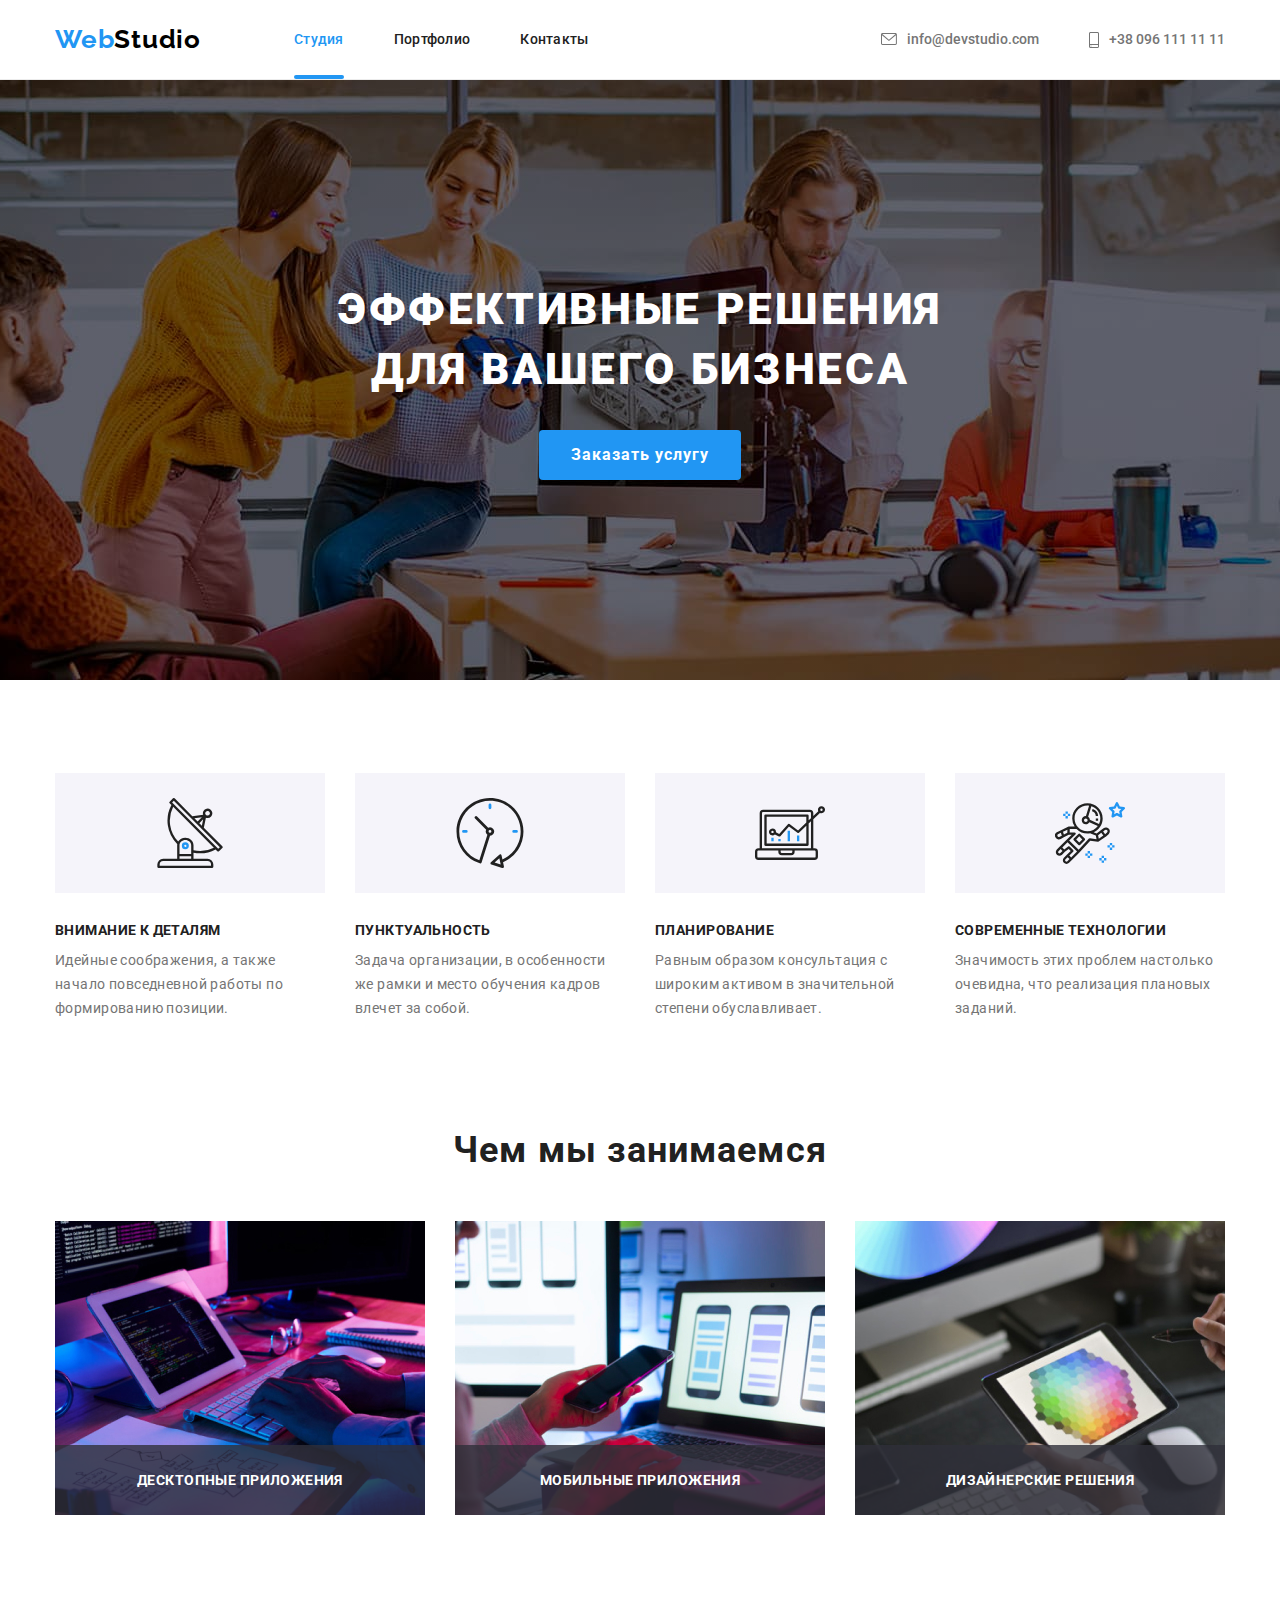
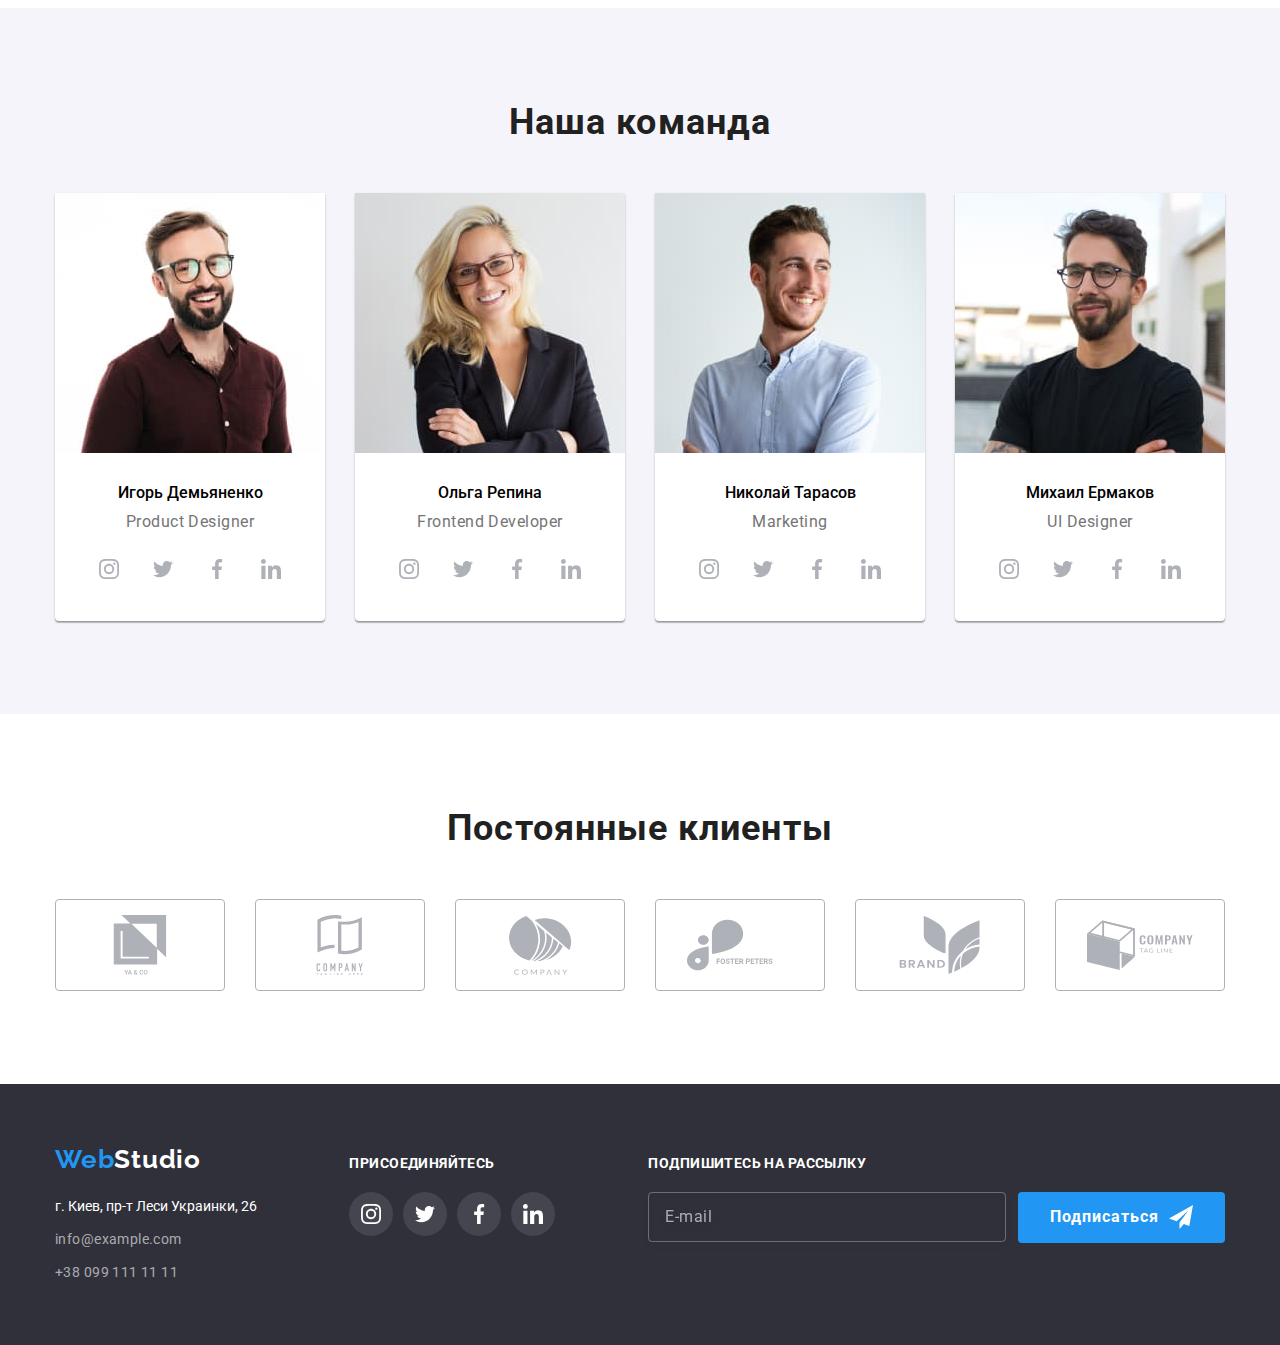
<file: index.html>
<!DOCTYPE html>
<html lang="ru">

<head>
	<meta charset="UTF-8" />
	<meta name="viewport" content="width=device-width, initial-scale=1.0" />
	<title>Главная</title>
	<link rel="stylesheet"
		href="https://cdnjs.cloudflare.com/ajax/libs/modern-normalize/1.1.0/modern-normalize.min.css" />
	<link rel="preconnect" href="https://fonts.googleapis.com" />
	<link rel="preconnect" href="https://fonts.gstatic.com" crossorigin />
	<link
		href="https://fonts.googleapis.com/css2?family=Raleway:wght@400;500;700&family=Roboto:wght@400;500;700;900&display=swap"
		rel="stylesheet" />
	<link rel="stylesheet" href="./css/main.min.css" />
	<header class="header">
		<div class="container header__container">
			<nav class="header__nav">
				<a href="./index.html" class="logo header__logo">Web<span class="logo logo--color">Studio</span>
				</a>

				<button type="button" class="menu-button" aria-expanded="false" data-menu-button>
					<svg width="40" height="40" aria-label="Переключатель мобильного меню">
						<use class="icon-menu" href="./img/icons/symbol-defs.svg#icon-menu"></use>
						<use class="icon-close" href="./img/icons/symbol-defs.svg#icon-close"></use>
					</svg>
				</button>
				<div class="menu-container" data-menu>

					<ul class="site-nav">
						<li class="site-nav__item"><a href="./index.html"
								class="site-nav__link site-nav__link--active">Студия</a></li>
						<li class="site-nav__item"><a href="./portfolio.html" class="site-nav__link">Портфолио</a>
						</li>
						<li class="site-nav__item"><a href="" class="site-nav__link">Контакты</a></li>
					</ul>
					<ul class="contact-mob">
						<li class="contact-mob__item"><a href="tel:+380961111111" class="contact-mob__link ">
								+38 096 111 11 11</a></li>
						<li class="contact-mob__item">
							<a href="mailto:info@devstudio.com" class="contact-mob__link contact-mob__link--style">
								info@devstudio.com</a>
						</li>
					</ul>
					<ul class="social-mob">
						<li class="social-mob__item"><a href="" class="social-mob__link">Instagram</a></li>
						<li class="social-mob__item"><a href="" class="social-mob__link">Twitter</a></li>
						<li class="social-mob__item"><a href="" class="social-mob__link">Facebook</a></li>
						<li class="social-mob__item"><a href="" class="social-mob__link">LinkedIn</a></li>
					</ul>

				</div>
			</nav>
			<ul class="contact">
				<li class="contact__item">
					<a href="mailto:info@devstudio.com" class="contact__link">
						<svg class="contact__icon">
							<use href="./img/icons/symbol-defs.svg#icon-email"></use>
						</svg>
						info@devstudio.com</a>
				</li>

				<li class="contact__item"><a href="tel:+380961111111" class="contact__link">
						<svg class="contact__icon contact__icon--size">
							<use href="./img/icons/symbol-defs.svg#icon-phone"></use>
						</svg>
						+38 096 111 11 11</a></li>
			</ul>
		</div>
	</header>

	<main>
		<!-- Герой -->
		<section class="hero">
			<div class="container">
				<h1 class="hero__heading">ЭФФЕКТИВНЫЕ РЕШЕНИЯ<br />ДЛЯ ВАШЕГО БИЗНЕСА</h1>
				<button type="button" class="hero__button" data-modal-open>Заказать услугу</button>
			</div>
		</section>

		<!-- Особенности -->
		<section class="section section--pos">
			<div class="container">
				<h2 class="visually-hidden">Особенности</h2>
				<ul class="features">
					<li class="features__item">
						<div class="features__icon-box">
							<svg height="70px" width="70px">
								<use href="./img/icons/symbol-defs.svg#icon-antenna"></use>
							</svg>
						</div>
						<h3 class="features__heading">ВНИМАНИЕ К ДЕТАЛЯМ</h3>
						<p class="features__text">
							Идейные соображения, а также начало повседневной работы по формированию позиции.
						</p>
					</li>
					<li class="features__item">
						<div class="features__icon-box">
							<svg height="70px" width="70px">
								<use href="./img/icons/symbol-defs.svg#icon-clock"></use>
							</svg>
						</div>
						<h3 class="features__heading">ПУНКТУАЛЬНОСТЬ</h3>
						<p class="features__text">
							Задача организации, в особенности же рамки и место обучения кадров влечет за собой.
						</p>
					</li>
					<li class="features__item">
						<div class="features__icon-box">
							<svg height="70px" width="70px">
								<use href="./img/icons/symbol-defs.svg#icon-diagram"></use>
							</svg>
						</div>
						<h3 class="features__heading">ПЛАНИРОВАНИЕ</h3>
						<p class="features__text">
							Равным образом консультация с широким активом в значительной степени обуславливает.
						</p>
					</li>
					<li class="features__item">
						<div class="features__icon-box">
							<svg height="70px" width="70px">
								<use href="./img/icons/symbol-defs.svg#icon-astronaut"></use>
							</svg>
						</div>
						<h3 class="features__heading">СОВРЕМЕННЫЕ ТЕХНОЛОГИИ</h3>
						<p class="features__text">
							Значимость этих проблем настолько очевидна, что реализация плановых заданий.
						</p>
					</li>
				</ul>
			</div>
		</section>

		<!-- Чем мы занимаемся -->
		<section class="section section--visible">
			<div class="container">
				<h2 class="section__title">Чем мы занимаемся</h2>
				<ul class="craft">
					<li class="craft__item">
						<div class="craft__overlay">
							<picture>
								<source srcset="./img/craft/craft1-desktop.jpg 1x, 
														 ./img/craft/craft1-desktop2x.jpg 2x">
								<img src="./img/craft/craft1-desktop.jpg" alt="Клавиатура, планшет, монитор" />
							</picture>
							<h3 class="craft__content">ДЕСКТОПНЫЕ ПРИЛОЖЕНИЯ</h3>
						</div>
					</li>
					<li class="craft__item">
						<div class="craft__overlay">
							<picture>
								<source srcset="./img/craft/craft2-desktop.jpg 1x, 
																					 ./img/craft/craft2-desktop2x.jpg 2x">
								<img src="./img/craft/craft2-desktop.jpg"
									alt="Девушка держит телефон, сидит за ноутбуком" />
							</picture>
							<h3 class="craft__content">МОБИЛЬНЫЕ ПРИЛОЖЕНИЯ</h3>
						</div>
					</li>
					<li class="craft__item">
						<div class="craft__overlay">
							<picture>
								<source srcset="./img/craft/craft3-desktop.jpg 1x, 
																												 ./img/craft/craft3-desktop2x.jpg 2x">
								<img src="./img/craft/craft3-desktop.jpg"
									alt="Цветовая палитра изображена в планшете" />
							</picture>
							<h3 class="craft__content">ДИЗАЙНЕРСКИЕ РЕШЕНИЯ</h3>
						</div>
					</li>
				</ul>
			</div>
		</section>

		<!-- Наша команда -->
		<section class="section section--bgcolor">
			<div class="container">
				<h2 class="section__title section__title--range">Наша команда</h2>
				<ul class="team">
					<li class="team__item">
						<picture>
							<source srcset="./img/team/team-card1-desktop.jpg 1x, 
						 ./img/team/team-card1-desktop2x.jpg 2x" media="(min-width: 1200px)">
							<source srcset="./img/team/team-card1-tablet.jpg 1x, 
						 ./img/team/team-card1-tablet2x.jpg 2x" media="(min-width: 768px)">
							<source srcset="./img/team/team-card1-mobile.jpg 1x, 
												 ./img/team/team-card1-mobile2x.jpg 2x" media="(max-width: 767.9px)">
							<img src="./img/team/team-card1-mobile.jpg" alt="Фото сотрудника" />
						</picture>

						<div class="team__card">
							<h3 class="team__title">Игорь Демьяненко</h3>
							<p class="team__text">Product Designer</p>
							<ul class="social">
								<li class="social__item">
									<a href="" class="social__link">
										<svg height="20px" width="20px">
											<use href="./img/icons/symbol-defs.svg#icon-instagram"></use>
										</svg>
									</a>
								</li>
								<li class="social__item">
									<a href="" class="social__link">
										<svg height="20px" width="20px">
											<use href="./img/icons/symbol-defs.svg#icon-twitter"></use>
										</svg> </a>
								</li>
								<li class="social__item">
									<a href="" class="social__link">
										<svg height="20px" width="20px">
											<use href="./img/icons/symbol-defs.svg#icon-facebook"></use>
										</svg>
									</a>
								</li>
								<li class="social__item">
									<a href="" class="social__link">
										<svg height="20px" width="20px">
											<use href="./img/icons/symbol-defs.svg#icon-linkedin"></use>
										</svg>
									</a>
								</li>
							</ul>
						</div>
					</li>
					<li class="team__item">
						<picture>
							<source srcset="./img/team/team-card2-desktop.jpg 1x, 
												 ./img/team/team-card2-desktop2x.jpg 2x" media="(min-width: 1200px)">
							<source srcset="./img/team/team-card2-tablet.jpg 1x, 
												 ./img/team/team-card2-tablet2x.jpg 2x" media="(min-width: 768px)">
							<source srcset="./img/team/team-card2-mobile.jpg 1x, 
																		 ./img/team/team-card2-mobile2x.jpg 2x" media="(max-width: 767.9px)">
							<img src="./img/team/team-card2-mobile.jpg" alt="Фото сотрудника" />
						</picture>

						<div class="team__card">
							<h3 class="team__title">Ольга Репина</h3>
							<p class="team__text">Frontend Developer</p>
							<ul class="social">
								<li class="social__item">
									<a href="" class="social__link">
										<svg height="20px" width="20px">
											<use href="./img/icons/symbol-defs.svg#icon-instagram"></use>
										</svg>
									</a>
								</li>
								<li class="social__item">
									<a href="" class="social__link">
										<svg height="20px" width="20px">
											<use href="./img/icons/symbol-defs.svg#icon-twitter"></use>
										</svg>
									</a>
								</li>
								<li class="social__item">
									<a href="" class="social__link">
										<svg height="20px" width="20px">
											<use href="./img/icons/symbol-defs.svg#icon-facebook"></use>
										</svg>
									</a>
								</li>
								<li class="social__item">
									<a href="" class="social__link">
										<svg height="20px" width="20px">
											<use href="./img/icons/symbol-defs.svg#icon-linkedin"></use>
										</svg>
									</a>
								</li>

							</ul>
						</div>
					</li>
					<li class="team__item">
						<picture>
							<source srcset="./img/team/team-card3-desktop.jpg 1x, 
																	 ./img/team/team-card3-desktop2x.jpg 2x" media="(min-width: 1200px)">
							<source srcset="./img/team/team-card3-tablet.jpg 1x, 
																	 ./img/team/team-card3-tablet2x.jpg 2x" media="(min-width: 768px)">
							<source srcset="./img/team/team-card3-mobile.jpg 1x, 
																							 ./img/team/team-card3-mobile2x.jpg 2x" media="(max-width: 767.9px)">
							<img src="./img/team/team-card3-mobile.jpg" alt="Фото сотрудника" />
						</picture>
						<div class="team__card">
							<h3 class="team__title">Николай Тарасов</h3>
							<p class="team__text">Marketing</p>
							<ul class="social">
								<li class="social__item">
									<a href="" class="social__link">
										<svg height="20px" width="20px">
											<use href="./img/icons/symbol-defs.svg#icon-instagram"></use>
										</svg>
									</a>
								</li>
								<li class="social__item">
									<a href="" class="social__link">
										<svg height="20px" width="20px">
											<use href="./img/icons/symbol-defs.svg#icon-twitter"></use>
										</svg>
									</a>
								</li>
								<li class="social__item">
									<a href="" class="social__link">
										<svg height="20px" width="20px">
											<use href="./img/icons/symbol-defs.svg#icon-facebook"></use>
										</svg>
									</a>
								</li>
								<li class="social__item">
									<a href="" class="social__link">
										<svg height="20px" width="20px">
											<use href="./img/icons/symbol-defs.svg#icon-linkedin"></use>
										</svg>
									</a>
								</li>

							</ul>
						</div>
					</li>
					<li class="team__item">
						<picture>
							<source srcset="./img/team/team-card4-desktop.jpg 1x, 
																		 ./img/team/team-card4-desktop2x.jpg 2x" media="(min-width: 1200px)">
							<source srcset="./img/team/team-card4-tablet.jpg 1x, 
																		 ./img/team/team-card4-tablet2x.jpg 2x" media="(min-width: 768px)">
							<source srcset="./img/team/team-card4-mobile.jpg 1x, 
																								 ./img/team/team-card4-mobile2x.jpg 2x" media="(max-width: 767.9px)">
							<img src="./img/team/team-card4-mobile.jpg" alt="Фото сотрудника" />
						</picture>
						<div class="team__card">
							<h3 class="team__title">Михаил Ермаков</h3>
							<p class="team__text">UI Designer</p>
							<ul class="social">
								<li class="social__item">
									<a href="" class="social__link">
										<svg height="20px" width="20px">
											<use href="./img/icons/symbol-defs.svg#icon-instagram"></use>
										</svg>
									</a>
								</li>
								<li class="social__item">
									<a href="" class="social__link">
										<svg height="20px" width="20px">
											<use href="./img/icons/symbol-defs.svg#icon-twitter"></use>
										</svg>
									</a>
								</li>
								<li class="social__item">
									<a href="" class="social__link">
										<svg height="20px" width="20px">
											<use href="./img/icons/symbol-defs.svg#icon-facebook"></use>
										</svg>
									</a>
								</li>
								<li class="social__item">
									<a href="" class="social__link">
										<svg height="20px" width="20px">
											<use href="./img/icons/symbol-defs.svg#icon-linkedin"></use>
										</svg>
									</a>
								</li>

							</ul>
						</div>
					</li>
				</ul>
			</div>
		</section>

		<!-- Постоянные клиенты -->

		<section class="section">
			<div class="container">
				<h2 class="section__title section__title--range">Постоянные клиенты</h2>
				<ul class="clients">
					<li class="clients__item">
						<a href="" class="clients__link">
							<svg class="clients__icon" height="60px" width="106px">
								<use href="./img/icons/symbol-defs.svg#icon-client1"></use>
							</svg>
						</a>
					</li>
					<li class="clients__item">
						<a href="" class="clients__link">
							<svg class="clients__icon" height="60px" width="106px">
								<use href="./img/icons/symbol-defs.svg#icon-client2"></use>
							</svg>
						</a>
					</li>
					<li class="clients__item">
						<a href="" class="clients__link">
							<svg class="clients__icon" height="60px" width="106px">
								<use href="./img/icons/symbol-defs.svg#icon-client3"></use>
							</svg>
						</a>
					</li>
					<li class="clients__item">
						<a href="" class="clients__link">
							<svg class="clients__icon" height="60px" width="106px">
								<use href="./img/icons/symbol-defs.svg#icon-client4"></use>
							</svg>
						</a>
					</li>
					<li class="clients__item">
						<a href="" class="clients__link">
							<svg class="clients__icon" height="60px" width="106px">
								<use href="./img/icons/symbol-defs.svg#icon-client5"></use>
							</svg>
						</a>
					</li>
					<li class="clients__item">
						<a href="" class="clients__link">
							<svg class="clients__icon" height="60px" width="106px">
								<use href="./img/icons/symbol-defs.svg#icon-client6"></use>
							</svg>
						</a>
					</li>

				</ul>
			</div>
		</section>
	</main>

	<!-- Футер -->
	<footer class="footer">
		<div class="container container--pos">
			<div class="footer__firstblock">
				<h2 class="visually-hidden">Футер</h2>
				<a href="./index.html" class="logo footer__logo">Web<span class="logo logo--footcolor">Studio</span></a>
				<address>
					<ul>
						<li>
							<a href="https://goo.gl/maps/rjEGiiMSJk531g539" class="footer__menu" target="_blank">г.
								Киев, пр-т Леси Украинки, 26</a>
						</li>
						<li class="footer__contact"><a href="mailto:info@example.com"
								class="footer__menu-more">info@example.com</a></li>
						<li class="footer__contact"><a href="tel:+380991111111" class="footer__menu-more">+38 099 111 11
								11</a></li>
					</ul>
				</address>
			</div>
			<div class="footer__secondblock">
				<div>
					<h2 class="footer__heading">ПРИСОЕДИНЯЙТЕСЬ</h2>
					<ul class="social">
						<li class="social__item">
							<a href="" class="social__link social__link--appearance">
								<svg height="20px" width="20px">
									<use href="./img/icons/symbol-defs.svg#icon-instagram"></use>
								</svg>
							</a>
						</li>
						<li class="social__item">
							<a href="" class="social__link social__link--appearance">
								<svg height="20px" width="20px">
									<use href="./img/icons/symbol-defs.svg#icon-twitter"></use>
								</svg>
							</a>
						</li>
						<li class="social__item">
							<a href="" class="social__link social__link--appearance">
								<svg height="20px" width="20px">
									<use href="./img/icons/symbol-defs.svg#icon-facebook"></use>
								</svg>
							</a>
						</li>
						<li class="social__item">
							<a href="" class="social__link social__link--appearance">
								<svg height="20px" width="20px">
									<use href="./img/icons/symbol-defs.svg#icon-linkedin"></use>
								</svg>
							</a>
						</li>

					</ul>
				</div>
			</div>
			<div class="footer__thirdblock">
				<h2 class="footer__heading">ПОДПИШИТЕСЬ НА РАССЫЛКУ</h2>
				<form class="footer__form">
					<input type="text" name="email" placeholder="E-mail">
					<button type="submit" class="footer__button">Подписаться
						<svg class="footer__button-icon" height="24px" width="24px">
							<use href="./img/icons/symbol-defs.svg#icon-send"></use>
						</svg>
					</button>
				</form>
			</div>
		</div>
	</footer>
	<div class="backdrop backdrop__is-hidden" data-modal>
		<div class="modal">
			<button type="button" class="modal__exit-button" data-modal-close>
				<svg height="11px" width="11px">
					<use href="./img/icons/symbol-defs.svg#icon-Vector"></use>
				</svg>
			</button>
			<form class="modal__form">
				<h2 class="modal__heading">Оставьте свои данные, мы вам перезвоним</h2>
				<label class="modal__label">
					<span class="modal__label-content">Имя</span>
					<span class="modal__string">
						<input type="text" name="username" placeholder=" ">
						<span class="modal__icon">
							<svg height="18px" width="18px">
								<use href="./img/icons/symbol-defs.svg#icon-person-black"></use>
							</svg>
						</span>
					</span>
				</label>
				<label class="modal__label">
					<span class="modal__label-content">Телефон</span>
					<span class="modal__string">
						<input type="text" name="tel" placeholder=" ">
						<span class="modal__icon">
							<svg height="18px" width="18px">
								<use href="./img/icons/symbol-defs.svg#icon-phone-black"></use>
							</svg>
						</span>
					</span>
				</label>
				<label class="modal__label">
					<span class="modal__label-content">Почта</span>
					<span class="modal__string">
						<input type="text" name="email" placeholder=" ">
						<span class="modal__icon">
							<svg height="18px" width="18px">
								<use href="./img/icons/symbol-defs.svg#icon-email-black"></use>
							</svg>
						</span>
					</span>
				</label>
				<label class="modal__label modal__label--margin">
					<span class="modal__label-content">Комментарий</span>
					<textarea name="comment" placeholder="Введите текст"></textarea>
				</label>
				<label class="modal__policy-label">
					<input class="modal__checkbox" type="checkbox" name="policy">
					<span class="modal__policy-icon">
						<svg height="18px" width="18px">
							<use href="./img/icons/symbol-defs.svg#icon-checkfull"></use>
						</svg>
					</span>
					<span class="modal__policy-content">Соглашаюсь с рассылкой и принимаю <a href=""
							class="modal__policy-link">Условия договора</a>
					</span>
				</label>
				<button type="submit" class="modal__button">Отправить</button>
			</form>
		</div>
	</div>
	<script src="./js/modal.js"></script>
	<script src="./js/mobile-menu.js"></script>
	</body>

</html>
</file>
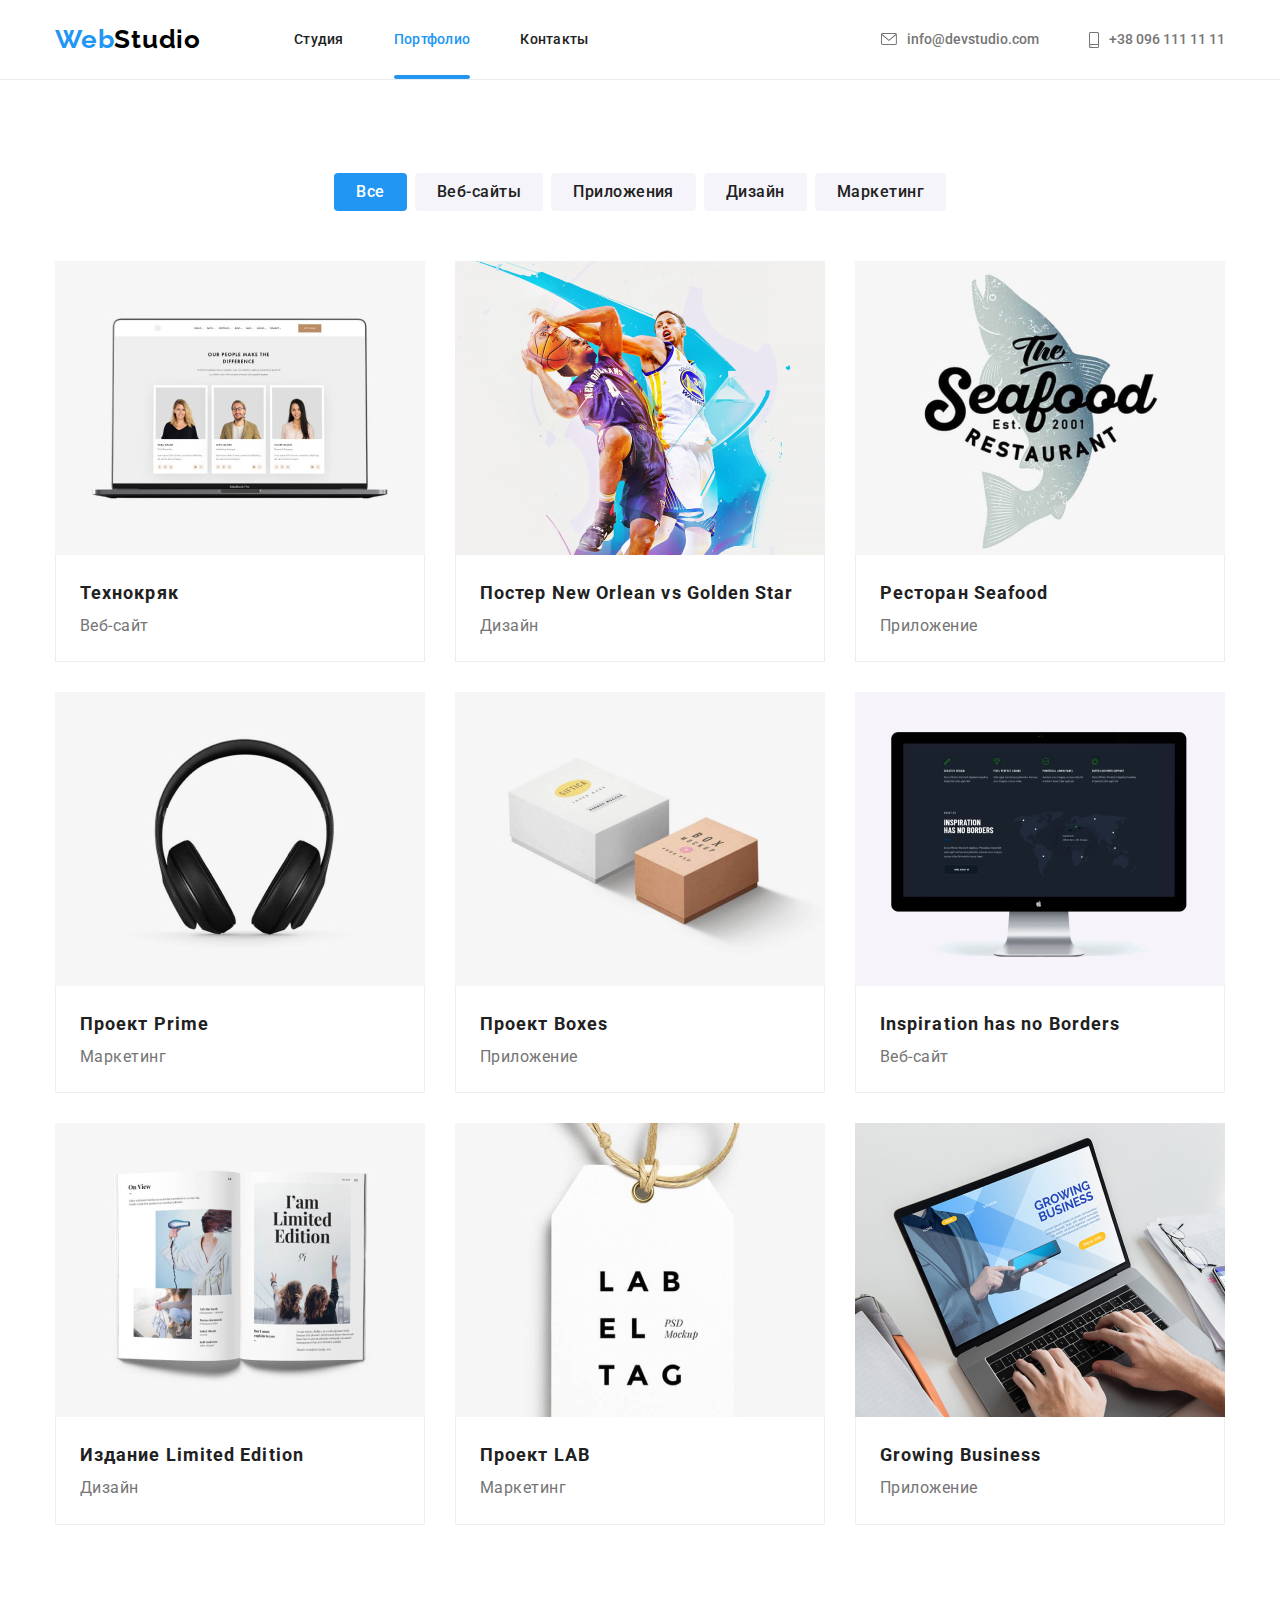
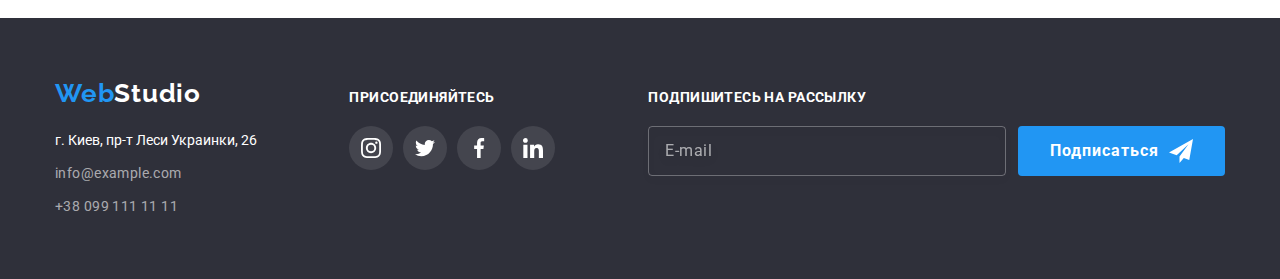
<file: portfolio.html>
<!DOCTYPE html>
<html lang="ru">

<head>
	<meta charset="UTF-8" />
	<meta name="viewport" content="width=device-width, initial-scale=1.0" />
	<title>Портфолио</title>
	<link rel="stylesheet"
		href="https://cdnjs.cloudflare.com/ajax/libs/modern-normalize/1.1.0/modern-normalize.min.css" />
	<link rel="preconnect" href="https://fonts.googleapis.com" />
	<link rel="preconnect" href="https://fonts.gstatic.com" crossorigin />
	<link
		href="https://fonts.googleapis.com/css2?family=Raleway:wght@400;500;700&family=Roboto:wght@400;500;700;900&display=swap"
		rel="stylesheet" />
	<link rel="stylesheet" href="./css/main.min.css" />
</head>

<body>
	<!-- Шапка сайта -->
	<header class="header">
		<div class="container header__container">
			<nav class="header__nav">
				<a href="./index.html" class="logo header__logo">Web<span class="logo logo--color">Studio</span></a>

				<button type="button" class="menu-button" aria-expanded="false" data-menu-button>
					<svg width="40" height="40" aria-label="Переключатель мобильного меню">
						<use class="icon-menu" href="./img/icons/symbol-defs.svg#icon-menu"></use>
						<use class="icon-close" href="./img/icons/symbol-defs.svg#icon-close"></use>
					</svg>
				</button>
				<div class="menu-container" data-menu>

					<ul class="site-nav">
						<li class="site-nav__item"><a href="./index.html" class="site-nav__link">Студия</a></li>
						<li class="site-nav__item"><a href="./portfolio.html"
								class="site-nav__link site-nav__link--active">Портфолио</a>
						</li>
						<li class="site-nav__item"><a href="" class="site-nav__link">Контакты</a></li>
					</ul>
					<ul class="contact-mob">
						<li class="contact-mob__item"><a href="tel:+380961111111" class="contact-mob__link ">
								+38 096 111 11 11</a></li>
						<li class="contact-mob__item">
							<a href="mailto:info@devstudio.com" class="contact-mob__link contact-mob__link--style">
								info@devstudio.com</a>
						</li>
					</ul>
					<ul class="social-mob">
						<li class="social-mob__item"><a href="" class="social-mob__link">Instagram</a></li>
						<li class="social-mob__item"><a href="" class="social-mob__link">Twitter</a></li>
						<li class="social-mob__item"><a href="" class="social-mob__link">Facebook</a></li>
						<li class="social-mob__item"><a href="" class="social-mob__link">LinkedIn</a></li>
					</ul>

				</div>
			</nav>
			<ul class="contact">
				<li class="contact__item">
					<a href="mailto:info@devstudio.com" class="contact__link">
						<svg class="contact__icon">
							<use href="./img/icons/symbol-defs.svg#icon-email"></use>
						</svg>
						info@devstudio.com</a>
				</li>

				<li class="contact__item"><a href="tel:+380961111111" class="contact__link">
						<svg class="contact__icon contact__icon--size">
							<use href="./img/icons/symbol-defs.svg#icon-phone"></use>
						</svg>
						+38 096 111 11 11</a></li>
			</ul>
		</div>
	</header>

	<main>
		<!-- Герой -->
		<section class="section">
			<div class="container">
				<h1 class="visually-hidden">Портфолио</h1>
				<ul class="list-button">
					<li class="list-button__item"><button type="button"
							class="list-button__btn list-button__btn--active">Все</button></li>
					<li class="list-button__item"><button type="button" class="list-button__btn">Веб-сайты</button></li>
					<li class="list-button__item"><button type="button" class="list-button__btn">Приложения</button>
					</li>
					<li class="list-button__item"><button type="button" class="list-button__btn">Дизайн</button></li>
					<li class="list-button__item"><button type="button" class="list-button__btn">Маркетинг</button></li>
				</ul>
				<ul class="gallery">
					<li class="gallery__item">
						<a href="" class="gallery__link">
							<div class="gallery__overlay">
								<picture>
									<source srcset="./img/port/port1-desktop.jpg 1x, 
																		 ./img/port/port1-desktop2x.jpg 2x" media="(min-width: 1200px)">
									<source srcset="./img/port/port1-tablet.jpg 1x, 
																		 ./img/port/port1-tablet2x.jpg 2x" media="(min-width: 768px)">
									<source srcset="./img/port/port1-mobile.jpg 1x, 
																								 ./img/port/port1-mobile2x.jpg 2x" media="(max-width: 767.9px)">
									<img src="./img/port/port1-mobile.jpg" alt="Ноутбук" />
								</picture>
								<p class="gallery__description">Ресурс предлагает комплексные предложения с разным
									уровнем функционала и сервисов. Все это позволит посетителю получить исчерпывающие
									сведения о компании или частном лице</p>
							</div>
							<div class="gallery__textblock">
								<h2 class="gallery__title">Технокряк</h2>
								<p class="gallery__text">Веб-сайт</p>
							</div>
						</a>
					</li>
					<li class="gallery__item">
						<a href="" class="gallery__link">
							<div class="gallery__overlay">
								<picture>
									<source srcset="./img/port/port2-desktop.jpg 1x, 
																		 ./img/port/port2-desktop2x.jpg 2x" media="(min-width: 1200px)">
									<source srcset="./img/port/port2-tablet.jpg 1x, 
																		 ./img/port/port2-tablet2x.jpg 2x" media="(min-width: 768px)">
									<source srcset="./img/port/port2-mobile.jpg 1x, 
																								 ./img/port/port2-mobile2x.jpg 2x" media="(max-width: 767.9px)">
									<img src="./img/port/port2-mobile.jpg" alt="Баскетболисты" />
								</picture>

								<p class="gallery__description">Ресурс предлагает комплексные предложения с разным
									уровнем функционала и сервисов. Все это позволит посетителю получить исчерпывающие
									сведения о компании или частном лице</p>
							</div>
							<div class="gallery__textblock">
								<h2 class="gallery__title">Постер New Orlean vs Golden Star</h2>
								<p class="gallery__text">Дизайн</p>
							</div>
						</a>
					</li>
					<li class="gallery__item">
						<a href="" class="gallery__link">
							<div class="gallery__overlay">
								<picture>
									<source srcset="./img/port/port3-desktop.jpg 1x, 
																			 ./img/port/port3-desktop2x.jpg 2x" media="(min-width: 1200px)">
									<source srcset="./img/port/port3-tablet.jpg 1x, 
																			 ./img/port/port3-tablet2x.jpg 2x" media="(min-width: 768px)">
									<source srcset="./img/port/port3-mobile.jpg 1x, 
																									 ./img/port/port3-mobile2x.jpg 2x" media="(max-width: 767.9px)">
									<img src="./img/port/port3-mobile.jpg" alt="Рыба" />
								</picture>


								<p class="gallery__description">Ресурс предлагает комплексные предложения с разным
									уровнем функционала и сервисов. Все это позволит посетителю получить исчерпывающие
									сведения о компании или частном лице</p>
							</div>
							<div class="gallery__textblock">
								<h2 class="gallery__title">Ресторан Seafood</h2>
								<p class="gallery__text">Приложение</p>
							</div>
						</a>
					</li>
					<li class="gallery__item">
						<a href="" class="gallery__link">
							<div class="gallery__overlay">
								<picture>
									<source srcset="./img/port/port4-desktop.jpg 1x, 
																			 ./img/port/port4-desktop2x.jpg 2x" media="(min-width: 1200px)">
									<source srcset="./img/port/port4-tablet.jpg 1x, 
																			 ./img/port/port4-tablet2x.jpg 2x" media="(min-width: 768px)">
									<source srcset="./img/port/port4-mobile.jpg 1x, 
																									 ./img/port/port4-mobile2x.jpg 2x" media="(max-width: 767.9px)">
									<img src="./img/port/port4-mobile.jpg" alt="Наушники" />
								</picture>


								<p class="gallery__description">Ресурс предлагает комплексные предложения с разным
									уровнем функционала и сервисов. Все это позволит посетителю получить исчерпывающие
									сведения о компании или частном лице</p>
							</div>
							<div class="gallery__textblock">
								<h2 class="gallery__title">Проект Prime</h2>
								<p class="gallery__text">Маркетинг</p>
							</div>
						</a>
					</li>
					<li class="gallery__item">
						<a href="" class="gallery__link">
							<div class="gallery__overlay">
								<picture>
									<source srcset="./img/port/port5-desktop.jpg 1x, 
																			 ./img/port/port5-desktop2x.jpg 2x" media="(min-width: 1200px)">
									<source srcset="./img/port/port5-tablet.jpg 1x, 
																			 ./img/port/port5-tablet2x.jpg 2x" media="(min-width: 768px)">
									<source srcset="./img/port/port5-mobile.jpg 1x, 
																									 ./img/port/port5-mobile2x.jpg 2x" media="(max-width: 767.9px)">
									<img src="./img/port/port5-mobile.jpg" alt="Коробки" />
								</picture>

								<p class="gallery__description">Ресурс предлагает комплексные предложения с разным
									уровнем функционала и сервисов. Все это позволит посетителю получить исчерпывающие
									сведения о компании или частном лице</p>
							</div>
							<div class="gallery__textblock">
								<h2 class="gallery__title">Проект Boxes</h2>
								<p class="gallery__text">Приложение</p>
							</div>
						</a>
					</li>
					<li class="gallery__item">
						<a href="" class="gallery__link">
							<div class="gallery__overlay">
								<picture>
									<source srcset="./img/port/port6-desktop.jpg 1x, 
																				 ./img/port/port6-desktop2x.jpg 2x" media="(min-width: 1200px)">
									<source srcset="./img/port/port6-tablet.jpg 1x, 
																				 ./img/port/port6-tablet2x.jpg 2x" media="(min-width: 768px)">
									<source srcset="./img/port/port6-mobile.jpg 1x, 
																										 ./img/port/port6-mobile2x.jpg 2x" media="(max-width: 767.9px)">
									<img src="./img/port/port6-mobile.jpg" alt="Монитор" />
								</picture>

								<p class="gallery__description">Ресурс предлагает комплексные предложения с разным
									уровнем функционала и сервисов. Все это позволит посетителю получить исчерпывающие
									сведения о компании или частном лице</p>
							</div>
							<div class="gallery__textblock">
								<h2 class="gallery__title">Inspiration has no Borders</h2>
								<p class="gallery__text">Веб-сайт</p>
							</div>
						</a>
					</li>
					<li class="gallery__item">
						<a href="" class="gallery__link">
							<div class="gallery__overlay">
								<picture>
									<source srcset="./img/port/port7-desktop.jpg 1x, 
																				 ./img/port/port7-desktop2x.jpg 2x" media="(min-width: 1200px)">
									<source srcset="./img/port/port7-tablet.jpg 1x, 
																				 ./img/port/port7-tablet2x.jpg 2x" media="(min-width: 768px)">
									<source srcset="./img/port/port7-mobile.jpg 1x, 
																										 ./img/port/port7-mobile2x.jpg 2x" media="(max-width: 767.9px)">
									<img src="./img/port/port7-mobile.jpg" alt="Книга" />
								</picture>

								<p class="gallery__description">Ресурс предлагает комплексные предложения с разным
									уровнем функционала и сервисов. Все это позволит посетителю получить исчерпывающие
									сведения о компании или частном лице</p>
							</div>
							<div class="gallery__textblock">
								<h2 class="gallery__title">Издание Limited Edition</h2>
								<p class="gallery__text">Дизайн</p>
							</div>
						</a>
					</li>
					<li class="gallery__item">
						<a href="" class="gallery__link">
							<div class="gallery__overlay">
								<picture>
									<source srcset="./img/port/port8-desktop.jpg 1x, 
																				 ./img/port/port8-desktop2x.jpg 2x" media="(min-width: 1200px)">
									<source srcset="./img/port/port8-tablet.jpg 1x, 
																				 ./img/port/port8-tablet2x.jpg 2x" media="(min-width: 768px)">
									<source srcset="./img/port/port8-mobile.jpg 1x, 
																										 ./img/port/port8-mobile2x.jpg 2x" media="(max-width: 767.9px)">
									<img src="./img/port/port8-mobile.jpg" alt="Бирка" />
								</picture>

								<p class="gallery__description">Ресурс предлагает комплексные предложения с разным
									уровнем функционала и сервисов. Все это позволит посетителю получить исчерпывающие
									сведения о компании или частном лице</p>
							</div>
							<div class="gallery__textblock">
								<h2 class="gallery__title">Проект LAB</h2>
								<p class="gallery__text">Маркетинг</p>
							</div>
						</a>
					</li>
					<li class="gallery__item">
						<a href="" class="gallery__link">
							<div class="gallery__overlay">
								<picture>
									<source srcset="./img/port/port9-desktop.jpg 1x, 
																					 ./img/port/port9-desktop2x.jpg 2x" media="(min-width: 1200px)">
									<source srcset="./img/port/port9-tablet.jpg 1x, 
																					 ./img/port/port9-tablet2x.jpg 2x" media="(min-width: 768px)">
									<source srcset="./img/port/port9-mobile.jpg 1x, 
																											 ./img/port/port9-mobile2x.jpg 2x" media="(max-width: 767.9px)">
									<img src="./img/port/port9-mobile.jpg" alt="Ноутбук" />
								</picture>

								<p class="gallery__description">Ресурс предлагает комплексные предложения с разным
									уровнем функционала и сервисов. Все это позволит посетителю получить исчерпывающие
									сведения о компании или частном лице</p>
							</div>
							<div class="gallery__textblock">
								<h2 class="gallery__title">Growing Business</h2>
								<p class="gallery__text">Приложение</p>
							</div>
						</a>
					</li>
				</ul>
			</div>
		</section>
	</main>

	<!-- Футер -->
	<footer class="footer">
		<div class="container container--pos">
			<div class="footer__firstblock">
				<h2 class="visually-hidden">Футер</h2>
				<a href="./index.html" class="logo footer__logo">Web<span class="logo logo--footcolor">Studio</span></a>
				<address>
					<ul>
						<li>
							<a href="https://goo.gl/maps/rjEGiiMSJk531g539" class="footer__menu" target="_blank">г.
								Киев, пр-т Леси Украинки, 26</a>
						</li>
						<li class="footer__contact"><a href="mailto:info@example.com"
								class="footer__menu-more">info@example.com</a></li>
						<li class="footer__contact"><a href="tel:+380991111111" class="footer__menu-more">+38 099 111 11
								11</a></li>
					</ul>
				</address>
			</div>
			<div class="footer__secondblock">
				<div>
					<h2 class="footer__heading">ПРИСОЕДИНЯЙТЕСЬ</h2>
					<ul class="social">
						<li class="social__item">
							<a href="" class="social__link social__link--appearance">
								<svg height="20px" width="20px">
									<use href="./img/icons/symbol-defs.svg#icon-instagram"></use>
								</svg>
							</a>
						</li>
						<li class="social__item">
							<a href="" class="social__link social__link--appearance">
								<svg height="20px" width="20px">
									<use href="./img/icons/symbol-defs.svg#icon-twitter"></use>
								</svg>
							</a>
						</li>
						<li class="social__item">
							<a href="" class="social__link social__link--appearance">
								<svg height="20px" width="20px">
									<use href="./img/icons/symbol-defs.svg#icon-facebook"></use>
								</svg>
							</a>
						</li>
						<li class="social__item">
							<a href="" class="social__link social__link--appearance">
								<svg height="20px" width="20px">
									<use href="./img/icons/symbol-defs.svg#icon-linkedin"></use>
								</svg>
							</a>
						</li>

					</ul>
				</div>
			</div>
			<div class="footer__thirdblock">
				<h2 class="footer__heading">ПОДПИШИТЕСЬ НА РАССЫЛКУ</h2>
				<form class="footer__form">
					<input type="text" name="email" placeholder="E-mail">
					<button type="submit" class="footer__button">Подписаться
						<svg class="footer__button-icon" height="24px" width="24px">
							<use href="./img/icons/symbol-defs.svg#icon-send"></use>
						</svg>
					</button>
				</form>
			</div>
		</div>
	</footer>
	<div class="backdrop backdrop__is-hidden" data-modal>
		<div class="modal">
			<button type="button" class="modal__exit-button" data-modal-close>
				<svg height="11px" width="11px">
					<use href="./img/icons/symbol-defs.svg#icon-Vector"></use>
				</svg>
			</button>
			<form class="modal__form">
				<h2 class="modal__heading">Оставьте свои данные, мы вам перезвоним</h2>
				<label class="modal__label">
					<span class="modal__label-content">Имя</span>
					<span class="modal__string">
						<input type="text" name="username" placeholder=" ">
						<span class="modal__icon">
							<svg height="18px" width="18px">
								<use href="./img/icons/symbol-defs.svg#icon-person-black"></use>
							</svg>
						</span>
					</span>
				</label>
				<label class="modal__label">
					<span class="modal__label-content">Телефон</span>
					<span class="modal__string">
						<input type="text" name="tel" placeholder=" ">
						<span class="modal__icon">
							<svg height="18px" width="18px">
								<use href="./img/icons/symbol-defs.svg#icon-phone-black"></use>
							</svg>
						</span>
					</span>
				</label>
				<label class="modal__label">
					<span class="modal__label-content">Почта</span>
					<span class="modal__string">
						<input type="text" name="email" placeholder=" ">
						<span class="modal__icon">
							<svg height="18px" width="18px">
								<use href="./img/icons/symbol-defs.svg#icon-email-black"></use>
							</svg>
						</span>
					</span>
				</label>
				<label class="modal__label modal__label--margin">
					<span class="modal__label-content">Комментарий</span>
					<textarea name="comment" placeholder="Введите текст"></textarea>
				</label>
				<label class="modal__policy-label">
					<input class="modal__checkbox" type="checkbox" name="policy">
					<span class="modal__policy-icon">
						<svg height="18px" width="18px">
							<use href="./img/icons/symbol-defs.svg#icon-checkfull"></use>
						</svg>
					</span>
					<span class="modal__policy-content">Соглашаюсь с рассылкой и принимаю <a href=""
							class="modal__policy-link">Условия договора</a>
					</span>
				</label>
				<button type="submit" class="modal__button">Отправить</button>
			</form>
		</div>
	</div>
	<script src="./js/modal.js"></script>
	<script src="./js/mobile-menu.js"></script>
</body>

</html>
</file>
<file: css/main.min.css>
img{display:block;margin:auto;width:100%}a{margin:0;padding:0;text-decoration:none}ul{margin:0;padding-left:0}li{list-style-type:none}h1,h2,h3,p{margin:0;padding:0;font-style:normal}address{margin:0;padding:0;font-style:normal}@media screen and (max-width: 1199.9px){address{text-align:center}}section{display:block}textarea{resize:none;width:100%;height:120px;padding:12px 16px}.visually-hidden{position:absolute;white-space:nowrap;width:1px;height:1px;overflow:hidden;border:0;padding:0;clip:rect(0 0 0 0);-webkit-clip-path:inset(50%);clip-path:inset(50%);margin:-1px}body{font-family:'Roboto', sans-serif;font-size:14px;line-height:1.71}.container{margin-left:auto;margin-right:auto;padding-left:15px;padding-right:15px}@media screen and (min-width: 480px){.container{width:480px}}@media screen and (min-width: 768px){.container{width:768px}}@media screen and (min-width: 1200px){.container{width:1200px}}@media screen and (min-width: 768px){.container--pos{display:-webkit-box;display:-ms-flexbox;display:flex;-ms-flex-wrap:wrap;flex-wrap:wrap;-webkit-box-align:baseline;-ms-flex-align:baseline;align-items:baseline;-ms-flex-pack:distribute;justify-content:space-around}}.section{padding-top:60px;padding-bottom:60px}@media screen and (min-width: 1200px){.section{padding-top:93px;padding-bottom:93px}}@media screen and (min-width: 1200px){.section--pos{padding-bottom:0}}.section__title{font-weight:700;font-size:28px;line-height:1.17;text-align:center;letter-spacing:0.03em;color:#212121}@media screen and (min-width: 1200px){.section__title{font-size:36px}}.section--bgcolor{background-color:#f5f4fa}@media screen and (max-width: 1199.9px){.section--visible{display:none}}.section__title--range{margin-bottom:30px}@media screen and (min-width: 1200px){.section__title--range{margin-bottom:50px}}.social{display:-webkit-box;display:-ms-flexbox;display:flex;-webkit-box-align:center;-ms-flex-align:center;align-items:center;-webkit-box-pack:center;-ms-flex-pack:center;justify-content:center}.social__item{width:44px;height:44px;margin-right:10px}.social__item:last-child{margin-right:0}.social__link{display:-webkit-box;display:-ms-flexbox;display:flex;fill:#afb1b8;-webkit-box-align:center;-ms-flex-align:center;align-items:center;-webkit-box-pack:center;-ms-flex-pack:center;justify-content:center;width:100%;height:100%;-webkit-transition:background-color 250ms cubic-bezier(0.4, 0, 0.2, 1),border-radius 250ms cubic-bezier(0.4, 0, 0.2, 1),color 250ms cubic-bezier(0.4, 0, 0.2, 1);transition:background-color 250ms cubic-bezier(0.4, 0, 0.2, 1),border-radius 250ms cubic-bezier(0.4, 0, 0.2, 1),color 250ms cubic-bezier(0.4, 0, 0.2, 1)}.social__link:focus,.social__link:hover{background-color:#2196f3;border-radius:50%;fill:#ffffff}.social__link--appearance{color:#ffffff;fill:#fff;background-color:rgba(255,255,255,0.1);border-radius:50%}.logo{color:#2196f3}.logo--color{color:#000000}.logo--footcolor{color:#ffffff}.header{position:relative;border-bottom:1px solid #ececec}@media screen and (min-width: 768px){.header{display:-webkit-box;display:-ms-flexbox;display:flex;height:80px}}@media screen and (max-width: 767.9px){.header__container{padding-top:10px;padding-bottom:10px}}@media screen and (min-width: 768px){.header__container{display:-webkit-box;display:-ms-flexbox;display:flex;-webkit-box-align:center;-ms-flex-align:center;align-items:center}}@media screen and (min-width: 1200px){.header__container{padding-top:0;padding-bottom:0}}.header__nav{display:-webkit-box;display:-ms-flexbox;display:flex;-webkit-box-align:center;-ms-flex-align:center;align-items:center}@media screen and (max-width: 767.9px){.header__nav{-webkit-box-pack:justify;-ms-flex-pack:justify;justify-content:space-between}}.header__logo{font-family:'Raleway', sans-serif;font-weight:700;font-size:26px;line-height:1.19;letter-spacing:0.03em}.site-nav{margin-bottom:302px;color:#212121}@media screen and (min-width: 768px){.site-nav{display:-webkit-box;display:-ms-flexbox;display:flex;-webkit-box-align:center;-ms-flex-align:center;align-items:center;margin-left:88px;margin-top:0;margin-bottom:0}}@media screen and (min-width: 1200px){.site-nav{margin-left:93px}}.site-nav__item{margin-bottom:32px}.site-nav__item:last-child{margin-bottom:0}@media screen and (min-width: 768px){.site-nav__item{margin-bottom:0;margin-right:50px}.site-nav__item:last-child{margin-right:0}}@media screen and (min-width: 768px){.contact__item{margin-bottom:10px}.contact__item:last-child{margin-bottom:0}}@media screen and (min-width: 1200px){.contact__item{margin-bottom:0;margin-right:50px}.contact__item:last-child{margin-right:0}}.site-nav__link.site-nav__link--active{position:relative;color:#2196f3;font-size:40px;line-height:1.17}@media screen and (min-width: 768px){.site-nav__link.site-nav__link--active{padding-top:32px;padding-bottom:32px;line-height:1.14;font-size:14px}.site-nav__link.site-nav__link--active::after{position:absolute;left:0;bottom:0;content:'';display:block;width:100%;height:4px;background-color:#2196f3;border-radius:2px;padding-bottom:0}}.site-nav__link{font-weight:500;font-size:40px;line-height:1.17;letter-spacing:0.02em;color:#212121;-webkit-transition:color 250ms cubic-bezier(0.4, 0, 0.2, 1);transition:color 250ms cubic-bezier(0.4, 0, 0.2, 1)}.site-nav__link:focus,.site-nav__link:hover{color:#2196f3}@media screen and (min-width: 768px){.site-nav__link{line-height:1.14;font-size:14px}}.icon-menu{display:block}.icon-close{display:none}.menu-button{z-index:2;display:-webkit-inline-box;display:-ms-inline-flexbox;display:inline-flex;margin:0;padding:0;border:none;background-color:transparent}.menu-button.is-open .icon-menu{display:none}.menu-button.is-open .icon-close{display:block}.menu-button:active{fill:#2196f3}@media screen and (min-width: 768px){.menu-button{display:none}}.contact-mob{margin-bottom:64px}@media screen and (min-width: 768px){.contact-mob{display:none}}.contact{display:none}@media screen and (min-width: 768px){.contact{display:block;margin-left:auto}}@media screen and (min-width: 1200px){.contact{-webkit-box-align:center;-ms-flex-align:center;align-items:center;display:-webkit-box;display:-ms-flexbox;display:flex;margin-left:auto}}.contact-mob__item{margin-bottom:32px}.contact-mob__item:last-child{margin-bottom:0px}.contact-mob__link{display:block;font-family:'Roboto';font-style:normal;font-weight:500;font-size:34px;line-height:1.18;letter-spacing:0.02em;color:#2196f3}.contact-mob__link.contact-mob__link--style{font-size:24px;line-height:1.17;color:#757575}.contact__link{display:-webkit-box;display:-ms-flexbox;display:flex;font-weight:500;font-size:12px;line-height:1.16;color:#757575;padding:32px 0 32px 0;-webkit-box-align:center;-ms-flex-align:center;align-items:center;-webkit-transition:color 250ms cubic-bezier(0.4, 0, 0.2, 1);transition:color 250ms cubic-bezier(0.4, 0, 0.2, 1)}.contact__link:focus,.contact__link:hover{color:#2196f3}@media screen and (min-width: 768px){.contact__link{padding:0}}@media screen and (min-width: 1200px){.contact__link{font-size:14px;line-height:1.14}}.contact__icon{margin-right:10px;fill:currentColor}@media screen and (min-width: 768px){.contact__icon{width:14px;height:10px}}@media screen and (min-width: 1200px){.contact__icon{width:16px;height:12px}}@media screen and (min-width: 768px){.contact__icon--size{width:10px;height:14px}}@media screen and (min-width: 1200px){.contact__icon--size{width:10px;height:16px}}.menu-container{z-index:1}@media screen and (max-width: 767.9px){.menu-container{position:absolute;display:none;top:0;left:0;width:100%;padding-left:40px;padding-top:48px;padding-bottom:48px;background-color:#fff}.menu-container.is-open{display:block}}@media screen and (min-width: 768px){.menu-container{display:-webkit-box;display:-ms-flexbox;display:flex}}.social-mob{display:-webkit-box;display:-ms-flexbox;display:flex}@media screen and (min-width: 768px){.social-mob{display:none}}.social-mob__item::after{content:'';border:1px solid rgba(33,33,33,0.2);-webkit-transform:rotate(90deg);transform:rotate(90deg);margin-left:10px;margin-right:10px}.social-mob__item:last-child::after{border:0;margin-left:0;margin-right:0}.social-mob__link{font-size:18px;line-height:1.22;font-weight:500;color:#2196f3}.hero{padding-top:118px;padding-bottom:118px;text-align:center;max-width:1600px;height:400px;margin-left:auto;margin-right:auto;background-image:-webkit-gradient(linear, left top, right top, from(rgba(0,0,0,0.3)), to(rgba(0,0,0,0.3))),url("../img/hero/hero-mobile.jpg");background-image:linear-gradient(to right, rgba(0,0,0,0.3), rgba(0,0,0,0.3)),url("../img/hero/hero-mobile.jpg");background-repeat:no-repeat;background-position:center;background-size:cover;background-color:#c4c4c4}@media (min-device-pixel-ratio: 2), (-webkit-min-device-pixel-ratio: 2), (min-resolution: 192dpi), (min-resolution: 2dppx){.hero{background-image:-webkit-gradient(linear, left top, right top, from(rgba(0,0,0,0.3)), to(rgba(0,0,0,0.3))),url("../img/hero/hero-mobile2x.jpg");background-image:linear-gradient(to right, rgba(0,0,0,0.3), rgba(0,0,0,0.3)),url("../img/hero/hero-mobile2x.jpg")}}@media screen and (min-width: 768px){.hero{background-image:-webkit-gradient(linear, left top, right top, from(rgba(0,0,0,0.3)), to(rgba(0,0,0,0.3))),url("../img/hero/hero-tablet.jpg");background-image:linear-gradient(to right, rgba(0,0,0,0.3), rgba(0,0,0,0.3)),url("../img/hero/hero-tablet.jpg")}}@media screen and (min-width: 768px) and (min-device-pixel-ratio: 2), screen and (min-width: 768px) and (-webkit-min-device-pixel-ratio: 2), screen and (min-width: 768px) and (min-resolution: 192dpi), screen and (min-width: 768px) and (min-resolution: 2dppx){.hero{background-image:-webkit-gradient(linear, left top, right top, from(rgba(0,0,0,0.3)), to(rgba(0,0,0,0.3))),url("../img/hero/hero-tablet2x.jpg");background-image:linear-gradient(to right, rgba(0,0,0,0.3), rgba(0,0,0,0.3)),url("../img/hero/hero-tablet2x.jpg")}}@media screen and (min-width: 1200px){.hero{padding-top:200px;padding-bottom:200px;height:600px;background-image:-webkit-gradient(linear, left top, right top, from(rgba(0,0,0,0.3)), to(rgba(0,0,0,0.3))),url("../img/hero/hero-desktop.jpg");background-image:linear-gradient(to right, rgba(0,0,0,0.3), rgba(0,0,0,0.3)),url("../img/hero/hero-desktop.jpg")}}@media screen and (min-width: 1200px) and (min-device-pixel-ratio: 2), screen and (min-width: 1200px) and (-webkit-min-device-pixel-ratio: 2), screen and (min-width: 1200px) and (min-resolution: 192dpi), screen and (min-width: 1200px) and (min-resolution: 2dppx){.hero{background-image:-webkit-gradient(linear, left top, right top, from(rgba(0,0,0,0.3)), to(rgba(0,0,0,0.3))),url("../img/hero/hero-desktop2x.jpg");background-image:linear-gradient(to right, rgba(0,0,0,0.3), rgba(0,0,0,0.3)),url("../img/hero/hero-desktop2x.jpg")}}.hero__heading{font-weight:900;font-size:26px;line-height:1.6;color:#ffffff;text-align:center;letter-spacing:0.06em}@media screen and (min-width: 1200px){.hero__heading{font-size:44px;line-height:1.36}}.hero__button{margin-top:30px;font-family:inherit;font-weight:700;font-size:16px;line-height:1.9;text-align:center;letter-spacing:0.06em;color:#ffffff;padding:10px 32px 10px 32px;background-color:#2196f3;border:none;border-radius:4px;cursor:pointer}@media screen and (min-width: 768px){.features{display:-webkit-box;display:-ms-flexbox;display:flex;-ms-flex-wrap:wrap;flex-wrap:wrap;margin:-15px}}@media screen and (min-width: 1200px){.features{-ms-flex-wrap:nowrap;flex-wrap:nowrap}}.features__item{margin-bottom:30px}.features__item:last-child{margin-bottom:0}@media screen and (min-width: 768px){.features__item{width:calc((100% - 4 * 15px) / 2);margin:15px}}@media screen and (min-width: 1200px){.features__item{margin-bottom:30px}.features__item:last-child{margin-bottom:0}}.features__icon-box{display:-webkit-box;display:-ms-flexbox;display:flex;-webkit-box-align:center;-ms-flex-align:center;align-items:center;-webkit-box-pack:center;-ms-flex-pack:center;justify-content:center;height:120px;margin-bottom:30px;background-color:#f5f4fa}@media screen and (min-width: 768px){.features__icon-box{margin-bottom:30px}}.features__heading{font-weight:700;font-size:14px;line-height:1.14;letter-spacing:0.03em;color:#212121}@media screen and (max-width: 767.9px){.features__heading{text-align:center}}.features__text{margin-top:10px;font-size:14px;line-height:1.71;letter-spacing:0.03em;color:#757575}.craft{display:-webkit-box;display:-ms-flexbox;display:flex;margin-top:50px}.craft__item{margin-right:30px}.craft__item:last-child{margin-right:0}.craft__overlay{position:relative}.craft__content{position:absolute;display:-webkit-box;display:-ms-flexbox;display:flex;-webkit-box-pack:center;-ms-flex-pack:center;justify-content:center;-webkit-box-align:center;-ms-flex-align:center;align-items:center;height:70px;width:100%;left:0;bottom:0;background:rgba(47,48,58,0.8);font-family:'Roboto';font-style:normal;font-weight:700;font-size:14px;line-height:16px;letter-spacing:0.03em;color:#ffffff}@media screen and (min-width: 768px) and (max-width: 1199.9px){.team{display:-webkit-box;display:-ms-flexbox;display:flex;-ms-flex-wrap:wrap;flex-wrap:wrap;margin:-15px}}@media screen and (min-width: 1200px){.team{display:-webkit-box;display:-ms-flexbox;display:flex;margin-top:50px}}.team__item{background-color:#ffffff;-webkit-box-shadow:0px 1px 3px rgba(0,0,0,0.12),0px 1px 1px rgba(0,0,0,0.14),0px 2px 1px rgba(0,0,0,0.2);box-shadow:0px 1px 3px rgba(0,0,0,0.12),0px 1px 1px rgba(0,0,0,0.14),0px 2px 1px rgba(0,0,0,0.2);border-radius:0px 0px 4px 4px}@media screen and (max-width: 767.9px){.team__item{margin-bottom:30px}.team__item:last-child{margin-bottom:0}}@media screen and (min-width: 768px) and (max-width: 1199.9px){.team__item{width:calc((100% - 4 * 15px) / 2);margin:15px}}@media screen and (min-width: 1200px){.team__item{margin-right:30px}.team__item:last-child{margin-right:0}}.team__card{padding-top:30px;padding-bottom:30px}.team__title{font-weight:500;font-size:16px;line-height:1.19;text-align:center}.team__text{margin-top:10px;font-size:16px;line-height:1.19;text-align:center;letter-spacing:0.03em;color:#757575;margin-bottom:16px}.clients{display:-webkit-box;display:-ms-flexbox;display:flex;-ms-flex-wrap:wrap;flex-wrap:wrap}@media screen and (max-width: 1199.9px){.clients{margin:-15px}}.clients__item{height:92px;width:calc((100% - 4 * 15px) / 2)}@media screen and (max-width: 1199.9px){.clients__item{margin:15px}}@media screen and (min-width: 768px){.clients__item{width:calc((100% - 6 * 15px) / 3)}}@media screen and (min-width: 1200px){.clients__item{width:170px;margin-right:30px}.clients__item:last-child{margin-right:0}}.clients__link{display:-webkit-box;display:-ms-flexbox;display:flex;-webkit-box-align:center;-ms-flex-align:center;align-items:center;-webkit-box-pack:center;-ms-flex-pack:center;justify-content:center;width:100%;height:100%;color:#afb1b8;border:1px solid #afb1b8;border-radius:4px;-webkit-transition:color 250ms cubic-bezier(0.4, 0, 0.2, 1),border 250ms cubic-bezier(0.4, 0, 0.2, 1);transition:color 250ms cubic-bezier(0.4, 0, 0.2, 1),border 250ms cubic-bezier(0.4, 0, 0.2, 1)}.clients__link:focus,.clients__link:hover{color:#2196f3;border:1px solid #2196f3}.clients__icon{fill:currentColor}.footer{background-color:#2f303a;padding-top:60px;padding-bottom:60px}@media screen and (min-width: 1200px){.footer__firstblock{-webkit-box-flex:1;-ms-flex-positive:1;flex-grow:1}}.footer__logo{display:block;font-family:'Raleway', sans-serif;font-weight:700;font-size:24px;line-height:1.16;letter-spacing:0.03em;margin-bottom:20px}@media screen and (max-width: 1199.9px){.footer__logo{text-align:center}}@media screen and (min-width: 768px){.footer__logo{font-size:26px;line-height:1.19}}.footer__menu{color:#ffffff}.footer__contact{margin-top:9px}.footer__menu-more{letter-spacing:0.03em;color:rgba(255,255,255,0.6)}@media screen and (max-width: 767.9px){.footer__secondblock{margin-top:60px}}@media screen and (min-width: 1200px){.footer__secondblock{margin-left:70px}}.footer__heading{font-weight:700;font-size:14px;line-height:1.14;letter-spacing:0.03em;color:#ffffff;margin-bottom:20px}@media screen and (max-width: 1199.9px){.footer__heading{text-align:center}}.footer__icon{fill:currentColor}@media screen and (max-width: 1199.9px){.footer__thirdblock{margin-top:60px}}@media screen and (min-width: 1200px){.footer__thirdblock{margin-left:93px}}.footer__form input{width:100%;height:50px;background-color:inherit;border:1px solid rgba(255,255,255,0.3);-webkit-filter:drop-shadow(0px 4px 4px rgba(0,0,0,0.15));filter:drop-shadow(0px 4px 4px rgba(0,0,0,0.15));border-radius:4px;color:#ffffff;padding-left:16px}@media screen and (max-width: 1199.9px){.footer__form input{margin-left:auto;margin-right:auto}}.footer__form input::-webkit-input-placeholder{font-size:16px;line-height:1.25;letter-spacing:0.03em;color:rgba(255,255,255,0.6)}.footer__form input:-ms-input-placeholder{font-size:16px;line-height:1.25;letter-spacing:0.03em;color:rgba(255,255,255,0.6)}.footer__form input::-ms-input-placeholder{font-size:16px;line-height:1.25;letter-spacing:0.03em;color:rgba(255,255,255,0.6)}.footer__form input::placeholder{font-size:16px;line-height:1.25;letter-spacing:0.03em;color:rgba(255,255,255,0.6)}@media screen and (min-width: 768px){.footer__form input{width:450px}}@media screen and (min-width: 1200px){.footer__form{display:-webkit-box;display:-ms-flexbox;display:flex}.footer__form input{width:358px}}.footer__button{display:-webkit-box;display:-ms-flexbox;display:flex;-webkit-box-align:center;-ms-flex-align:center;align-items:center;margin-left:12px;font-family:inherit;font-weight:700;font-size:16px;line-height:1.9;letter-spacing:0.06em;color:#ffffff;padding:10px 32px 10px 32px;background-color:#2196f3;border:none;border-radius:4px;cursor:pointer}@media screen and (max-width: 1199.9px){.footer__button{margin-left:auto;margin-right:auto;margin-top:20px}}.footer__button-icon{margin-left:10px}.backdrop{z-index:3;position:fixed;top:0;left:0;width:100%;height:100%;padding:93px 15px;overflow-y:scroll;background:rgba(0,0,0,0.2);-webkit-transition:opacity 300ms, visibility 300ms;transition:opacity 300ms, visibility 300ms}.backdrop__is-hidden{opacity:0;pointer-events:none;-webkit-transition:opacity 300ms, visibility 300ms;transition:opacity 300ms, visibility 300ms}.backdrop__is-hidden .modal{-webkit-transform:translate(-50%, -50%) scale(1.1);transform:translate(-50%, -50%) scale(1.1)}.modal{background:#ffffff;-webkit-box-shadow:0px 1px 3px rgba(0,0,0,0.12),0px 1px 1px rgba(0,0,0,0.14),0px 2px 1px rgba(0,0,0,0.2);box-shadow:0px 1px 3px rgba(0,0,0,0.12),0px 1px 1px rgba(0,0,0,0.14),0px 2px 1px rgba(0,0,0,0.2);border-radius:4px}@media screen and (max-width: 767.9px){.modal{padding:8px}}@media screen and (min-width: 768px){.modal{position:absolute;top:50%;left:50%;width:450px;height:609px;-webkit-transform:translate(-50%, -50%) scale(1);transform:translate(-50%, -50%) scale(1);-webkit-transition:-webkit-transform 250ms cubic-bezier(0.4, 0, 0.2, 1);transition:-webkit-transform 250ms cubic-bezier(0.4, 0, 0.2, 1);transition:transform 250ms cubic-bezier(0.4, 0, 0.2, 1);transition:transform 250ms cubic-bezier(0.4, 0, 0.2, 1), -webkit-transform 250ms cubic-bezier(0.4, 0, 0.2, 1)}}@media screen and (min-width: 1200px){.modal{width:528px;height:581px}}.modal__exit-button{font-family:inherit;background:#ffffff;border:1px solid rgba(0,0,0,0.1);border-radius:50%;width:30px;height:30px;cursor:pointer}@media screen and (max-width: 767.9px){.modal__exit-button{display:block;margin-left:auto}}.modal__exit-button:focus,.modal__exit-button:hover{fill:#2196f3}@media screen and (min-width: 768px){.modal__exit-button{position:absolute;top:8px;right:8px;-webkit-transition:fill 250ms cubic-bezier(0.4, 0, 0.2, 1);transition:fill 250ms cubic-bezier(0.4, 0, 0.2, 1)}}.modal__form{padding:40px}.modal__form input,.modal__form textarea{border:1px solid rgba(33,33,33,0.2);-webkit-box-sizing:border-box;box-sizing:border-box;border-radius:4px}.modal__form textarea::-webkit-input-placeholder{font-size:12px;line-height:1.17;letter-spacing:0.01em;color:rgba(117,117,117,0.5)}.modal__form textarea:-ms-input-placeholder{font-size:12px;line-height:1.17;letter-spacing:0.01em;color:rgba(117,117,117,0.5)}.modal__form textarea::-ms-input-placeholder{font-size:12px;line-height:1.17;letter-spacing:0.01em;color:rgba(117,117,117,0.5)}.modal__form textarea::placeholder{font-size:12px;line-height:1.17;letter-spacing:0.01em;color:rgba(117,117,117,0.5)}.modal__heading{margin-bottom:12px;font-weight:700;font-size:20px;line-height:1.15;text-align:center;letter-spacing:0.03em;color:#212121}.modal__label{display:block;font-size:12px;line-height:1.17;letter-spacing:0.01em;color:#757575;margin-bottom:10px}.modal__label input{width:100%;height:40px;padding-left:42px;-webkit-transition:border 250ms cubic-bezier(0.4, 0, 0.2, 1);transition:border 250ms cubic-bezier(0.4, 0, 0.2, 1)}.modal__label textarea{-webkit-transition:border 250ms cubic-bezier(0.4, 0, 0.2, 1);transition:border 250ms cubic-bezier(0.4, 0, 0.2, 1)}.modal__label input:focus,.modal__label textarea:focus,.modal__label input:active,.modal__label textarea:active{outline:none;border:1px solid #2196f3}.modal__label-content{display:block;margin-bottom:4px}.modal__string{position:relative}.modal__string:focus-within>.modal__icon{fill:#2196f3}.modal__icon{position:absolute;top:50%;left:12px;width:18px;height:18px;-webkit-transform:translateY(-50%);transform:translateY(-50%);-webkit-transition:fill 250ms cubic-bezier(0.4, 0, 0.2, 1);transition:fill 250ms cubic-bezier(0.4, 0, 0.2, 1)}.modal__policy-label{display:-webkit-inline-box;display:-ms-inline-flexbox;display:inline-flex;-webkit-box-align:center;-ms-flex-align:center;align-items:center;-webkit-box-pack:center;-ms-flex-pack:center;justify-content:center;margin-bottom:30px;margin-top:20px}.modal__checkbox{position:absolute;white-space:nowrap;width:1px;height:1px;overflow:hidden;border:0;padding:0;clip:rect(0 0 0 0);-webkit-clip-path:inset(50%);clip-path:inset(50%);margin:-1px}.modal__checkbox:checked+.modal__policy-icon{background-color:#2196f3;border:2px solid #2196f3}.modal__policy-icon{display:-webkit-box;display:-ms-flexbox;display:flex;-webkit-box-align:center;-ms-flex-align:center;align-items:center;width:18px;height:18px;margin-right:8px;border:2px solid #212121;border-radius:10%;-webkit-transition:border 250ms cubic-bezier(0.4, 0, 0.2, 1),background-color 250ms cubic-bezier(0.4, 0, 0.2, 1);transition:border 250ms cubic-bezier(0.4, 0, 0.2, 1),background-color 250ms cubic-bezier(0.4, 0, 0.2, 1)}.modal__policy-content{font-size:12px;line-height:1.16;letter-spacing:0.03em;color:#757575;margin:0px;padding:0px}@media screen and (min-width: 1200px){.modal__policy-content{font-size:14px;line-height:1.71}}.modal__policy-link{-webkit-text-decoration-line:underline;text-decoration-line:underline;color:#2196f3}.modal__button{display:block;margin:auto;font-family:inherit;font-weight:700;font-size:16px;line-height:1.9;text-align:center;letter-spacing:0.06em;color:#ffffff;width:200px;height:50px;background-color:#2196f3;border:none;border-radius:4px;-webkit-box-shadow:0px 4px 4px rgba(0,0,0,0.15);box-shadow:0px 4px 4px rgba(0,0,0,0.15);cursor:pointer}.modal__label--margin{margin-bottom:0}.list-button{margin-bottom:40px;display:-webkit-box;display:-ms-flexbox;display:flex}@media screen and (max-width: 767.9px){.list-button{-ms-flex-wrap:wrap;flex-wrap:wrap}}@media screen and (min-width: 768px){.list-button{margin-bottom:30px;-webkit-box-pack:center;-ms-flex-pack:center;justify-content:center}}@media screen and (min-width: 1200px){.list-button{margin-bottom:50px}}.list-button__item{margin-right:8px}@media screen and (max-width: 767.9px){.list-button__item{margin-bottom:15px}.list-button__item:nth-last-child(-n+2){margin-bottom:0}}.list-button__item:last-child{margin-right:0}.list-button__btn{font-family:inherit;padding:6px 22px;font-weight:500;font-size:16px;line-height:1.6;text-align:center;letter-spacing:0.03em;color:#212121;background-color:#f5f4fa;border:none;border-radius:4px;cursor:pointer;-webkit-transition:background-color 250ms cubic-bezier(0.4, 0, 0.2, 1),border-radius 250ms cubic-bezier(0.4, 0, 0.2, 1),color 250ms cubic-bezier(0.4, 0, 0.2, 1),-webkit-box-shadow 250ms cubic-bezier(0.4, 0, 0.2, 1);transition:background-color 250ms cubic-bezier(0.4, 0, 0.2, 1),border-radius 250ms cubic-bezier(0.4, 0, 0.2, 1),color 250ms cubic-bezier(0.4, 0, 0.2, 1),-webkit-box-shadow 250ms cubic-bezier(0.4, 0, 0.2, 1);transition:background-color 250ms cubic-bezier(0.4, 0, 0.2, 1),border-radius 250ms cubic-bezier(0.4, 0, 0.2, 1),color 250ms cubic-bezier(0.4, 0, 0.2, 1),box-shadow 250ms cubic-bezier(0.4, 0, 0.2, 1);transition:background-color 250ms cubic-bezier(0.4, 0, 0.2, 1),border-radius 250ms cubic-bezier(0.4, 0, 0.2, 1),color 250ms cubic-bezier(0.4, 0, 0.2, 1),box-shadow 250ms cubic-bezier(0.4, 0, 0.2, 1),-webkit-box-shadow 250ms cubic-bezier(0.4, 0, 0.2, 1)}.list-button__btn:hover,.list-button__btn:focus{color:#ffffff;background-color:#2196f3;-webkit-box-shadow:0px 3px 1px rgba(0,0,0,0.1),0px 1px 2px rgba(0,0,0,0.08),0px 2px 2px rgba(0,0,0,0.12);box-shadow:0px 3px 1px rgba(0,0,0,0.1),0px 1px 2px rgba(0,0,0,0.08),0px 2px 2px rgba(0,0,0,0.12);border-radius:4px}.list-button__btn--active{min-width:73px;color:#ffffff;background-color:#2196f3}@media screen and (min-width: 768px){.gallery{display:-webkit-box;display:-ms-flexbox;display:flex;-ms-flex-wrap:wrap;flex-wrap:wrap}}@media screen and (min-width: 768px) and (max-width: 1199.9px){.gallery{margin:-15px}}.gallery__item{margin-bottom:30px}.gallery__item:last-child{margin-bottom:0}.gallery__item:hover .gallery__overlay::before,.gallery__item:hover .gallery__description{-webkit-transform:translateY(0);transform:translateY(0)}@media screen and (min-width: 768px) and (max-width: 1199.9px){.gallery__item{width:calc((100% - 4 * 15px) / 2);margin:15px}.gallery__item:nth-child(-n+2) .gallery__textblock{height:144px}}@media screen and (min-width: 1200px){.gallery__item{margin-right:30px}.gallery__item:nth-child(3n){margin-right:0}.gallery__item:nth-last-child(-n+3){margin-bottom:0}}.gallery__link{display:block;-webkit-transition:-webkit-box-shadow 250ms cubic-bezier(0.4, 0, 0.2, 1);transition:-webkit-box-shadow 250ms cubic-bezier(0.4, 0, 0.2, 1);transition:box-shadow 250ms cubic-bezier(0.4, 0, 0.2, 1);transition:box-shadow 250ms cubic-bezier(0.4, 0, 0.2, 1), -webkit-box-shadow 250ms cubic-bezier(0.4, 0, 0.2, 1)}.gallery__link:focus,.gallery__link:hover{-webkit-box-shadow:0px 1px 1px rgba(0,0,0,0.12),0px 4px 4px rgba(0,0,0,0.06),1px 4px 6px rgba(0,0,0,0.16);box-shadow:0px 1px 1px rgba(0,0,0,0.12),0px 4px 4px rgba(0,0,0,0.06),1px 4px 6px rgba(0,0,0,0.16)}.gallery__link:first-child{-webkit-box-orient:vertical;-webkit-box-direction:normal;-ms-flex-direction:column;flex-direction:column;height:100%}.gallery__overlay{position:relative;overflow:hidden}.gallery__overlay::before{display:inline-block;content:'';position:absolute;top:0;left:0;width:100%;height:100%;background:rgba(33,150,243,0.9);-webkit-transform:translateY(100%);transform:translateY(100%);-webkit-transition:-webkit-transform 250ms cubic-bezier(0.4, 0, 0.2, 1);transition:-webkit-transform 250ms cubic-bezier(0.4, 0, 0.2, 1);transition:transform 250ms cubic-bezier(0.4, 0, 0.2, 1);transition:transform 250ms cubic-bezier(0.4, 0, 0.2, 1), -webkit-transform 250ms cubic-bezier(0.4, 0, 0.2, 1)}.gallery__description{display:inline-block;position:absolute;top:0;left:0;width:100%;height:100%;font-family:'Roboto';font-style:normal;font-weight:400;font-size:18px;line-height:28px;letter-spacing:0.03em;color:#ffffff;padding:63px 24px;-webkit-transform:translateY(100%);transform:translateY(100%);-webkit-transition:-webkit-transform 250ms cubic-bezier(0.4, 0, 0.2, 1);transition:-webkit-transform 250ms cubic-bezier(0.4, 0, 0.2, 1);transition:transform 250ms cubic-bezier(0.4, 0, 0.2, 1);transition:transform 250ms cubic-bezier(0.4, 0, 0.2, 1), -webkit-transform 250ms cubic-bezier(0.4, 0, 0.2, 1)}.gallery__textblock{-webkit-box-flex:1;-ms-flex-positive:1;flex-grow:1;padding:20px 24px 20px 24px;border-left:1px solid #eeeeee;border-bottom:1px solid #eeeeee;border-right:1px solid #eeeeee}.gallery__title{font-weight:700;font-size:18px;line-height:2;letter-spacing:0.06em;color:#212121}.gallery__text{font-size:16px;line-height:1.9;letter-spacing:0.03em;color:#757575}
/*# sourceMappingURL=main.min.css.map */
</file>
